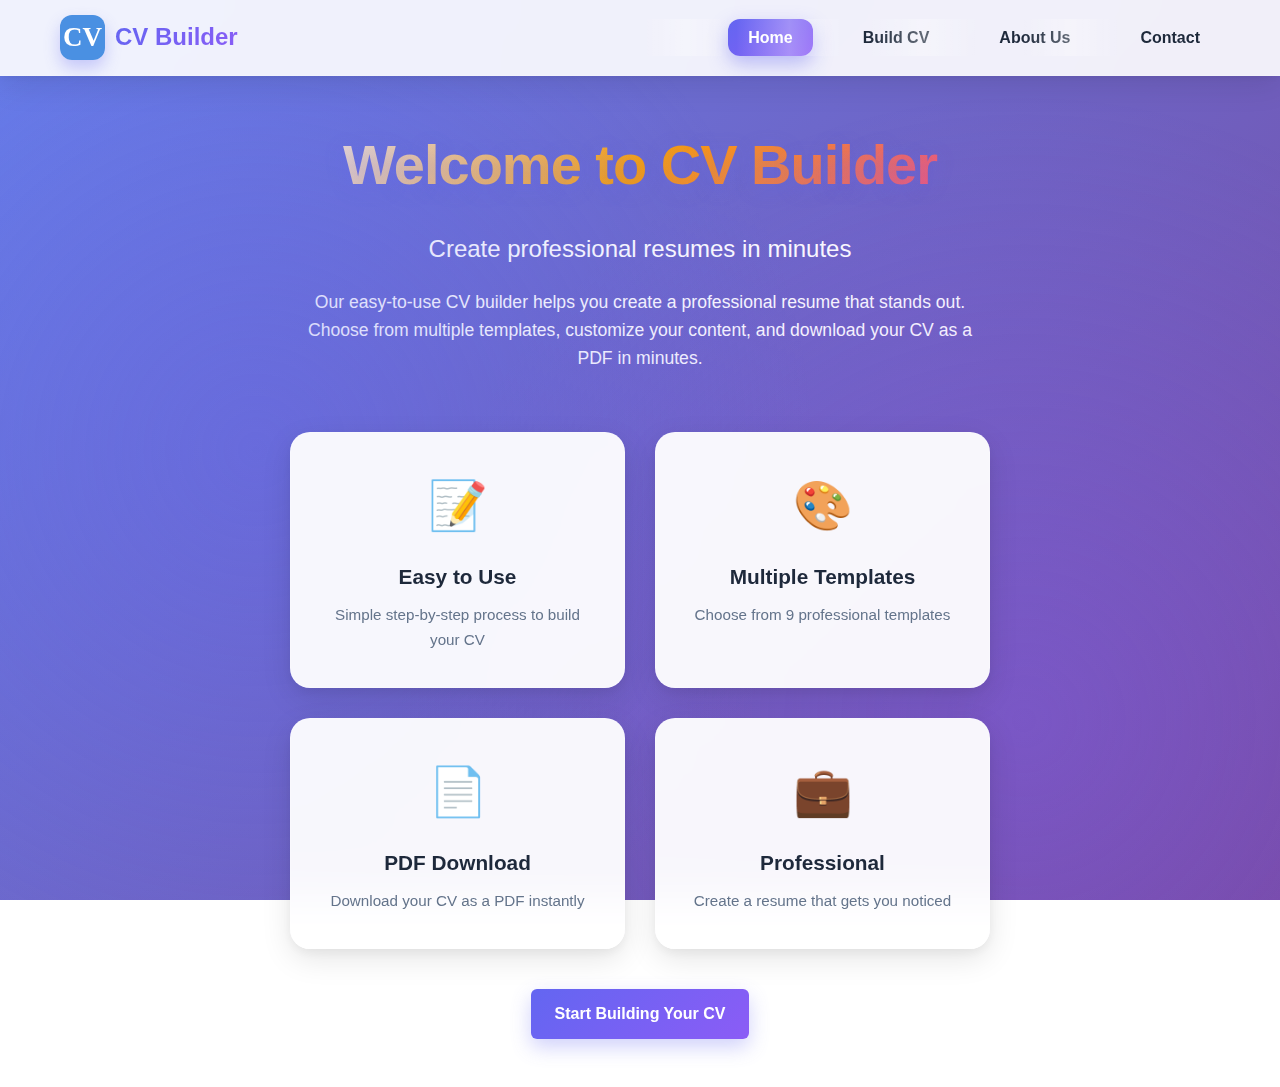
<file: index.html>
<!DOCTYPE html>
<html lang="en">
<head>
    <meta charset="UTF-8">
    <meta name="viewport" content="width=device-width, initial-scale=1.0">
    <title>CV Builder - Welcome</title>
    <link rel="stylesheet" href="styles.css">
</head>
<body>
    <!-- Navigation Menu -->
    <nav class="navbar">
        <div class="nav-container">
            <div class="nav-logo">
                <img src="data:image/svg+xml,%3Csvg xmlns='http://www.w3.org/2000/svg' width='40' height='40' viewBox='0 0 40 40'%3E%3Crect width='40' height='40' fill='%234a90e2'/%3E%3Ctext x='50%25' y='50%25' font-size='24' font-weight='bold' fill='white' text-anchor='middle' dy='.3em'%3ECV%3C/text%3E%3C/svg%3E" alt="CV Builder Logo" class="logo-img">
                <span class="logo-text">CV Builder</span>
            </div>
            <ul class="nav-menu">
                <li><a href="index.html" class="nav-link active">Home</a></li>
                <li><a href="cv.html" class="nav-link">Build CV</a></li>
                <li><a href="about.html" class="nav-link">About Us</a></li>
                <li><a href="contact.html" class="nav-link">Contact</a></li>
            </ul>
            <div class="hamburger">
                <span></span>
                <span></span>
                <span></span>
            </div>
        </div>
    </nav>

    <!-- Welcome Section -->
    <div class="welcome-container">
        <div class="welcome-content">
            <h1 class="welcome-title">Welcome to CV Builder</h1>
            <p class="welcome-subtitle">Create professional resumes in minutes</p>
            <p class="welcome-description">
                Our easy-to-use CV builder helps you create a professional resume that stands out. 
                Choose from multiple templates, customize your content, and download your CV as a PDF in minutes.
            </p>
            <div class="welcome-features">
                <div class="feature-card">
                    <div class="feature-icon">📝</div>
                    <h3>Easy to Use</h3>
                    <p>Simple step-by-step process to build your CV</p>
                </div>
                <div class="feature-card">
                    <div class="feature-icon">🎨</div>
                    <h3>Multiple Templates</h3>
                    <p>Choose from 9 professional templates</p>
                </div>
                <div class="feature-card">
                    <div class="feature-icon">📄</div>
                    <h3>PDF Download</h3>
                    <p>Download your CV as a PDF instantly</p>
                </div>
                <div class="feature-card">
                    <div class="feature-icon">💼</div>
                    <h3>Professional</h3>
                    <p>Create a resume that gets you noticed</p>
                </div>
            </div>
            <div class="welcome-cta">
                <a href="cv.html" class="btn btn-primary btn-large">Start Building Your CV</a>
            </div>
        </div>
    </div>

    <script src="script.js"></script>
</body>
</html>
</file>
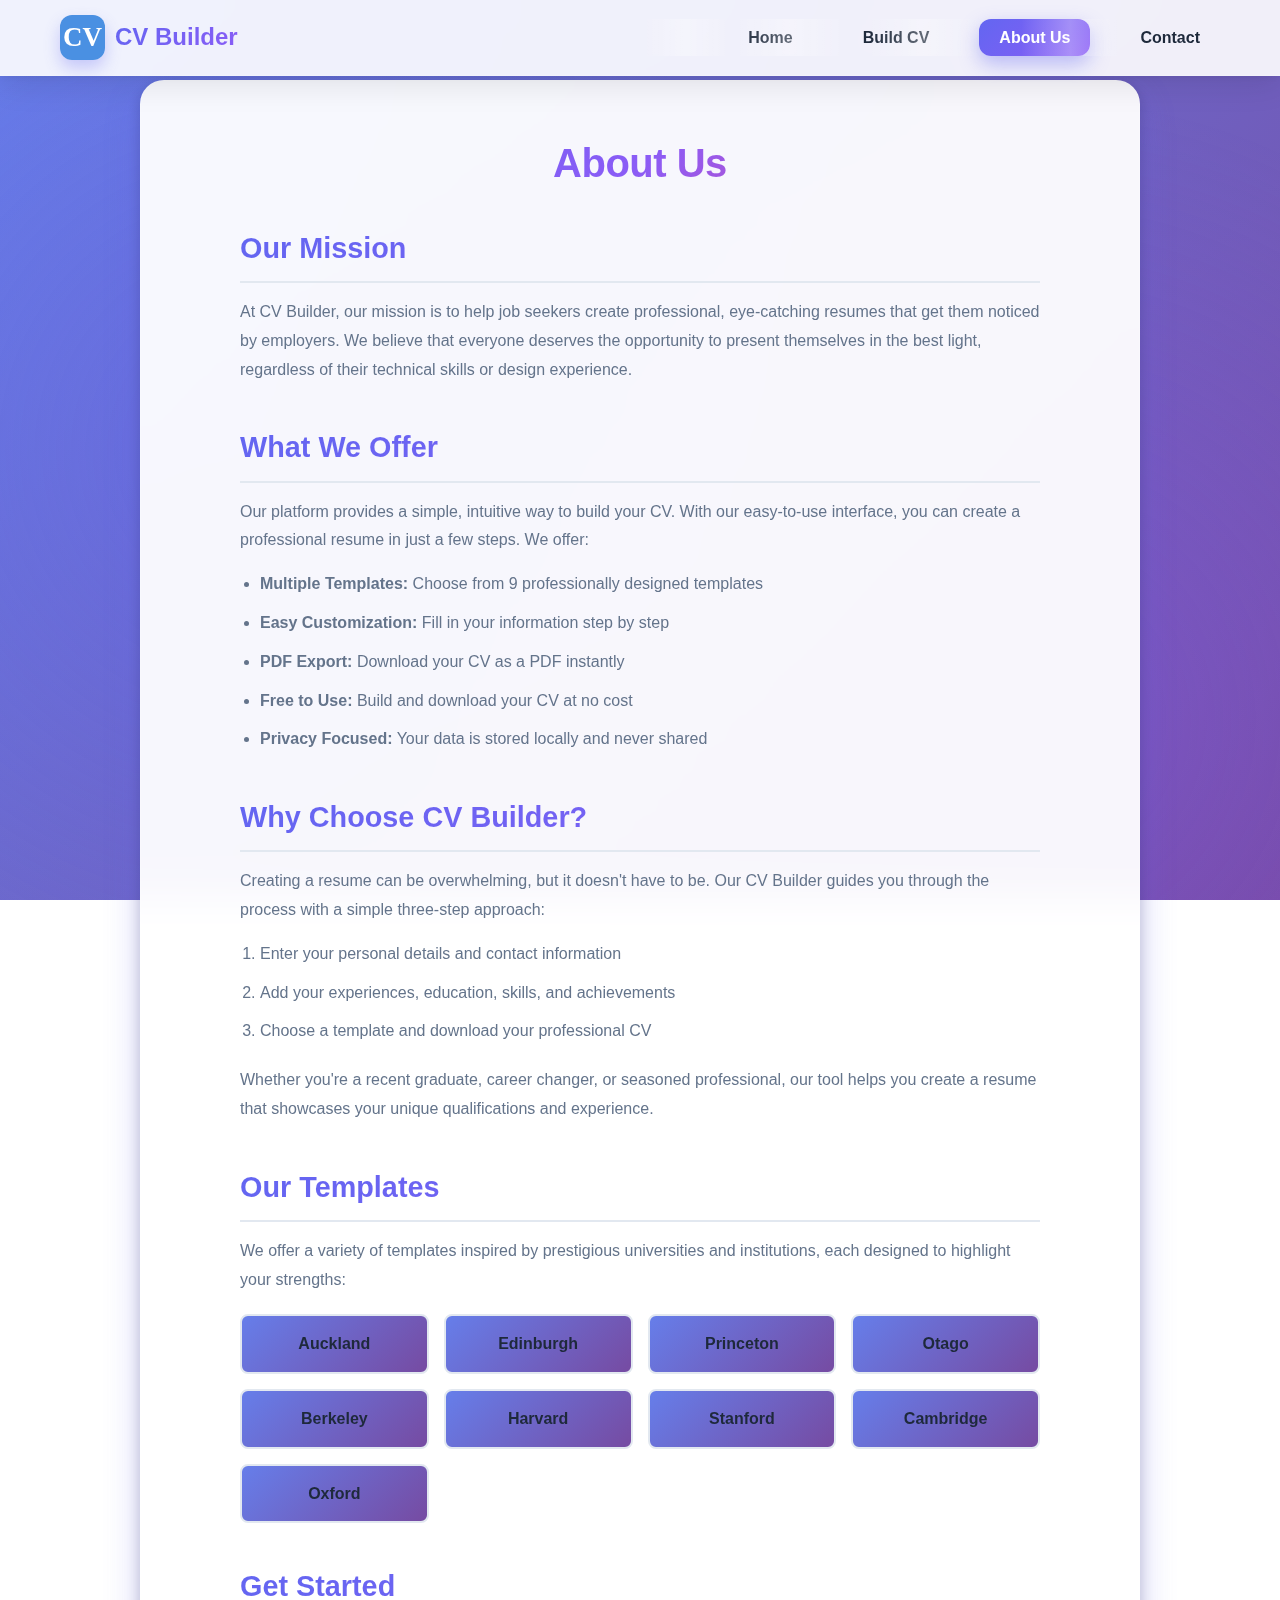
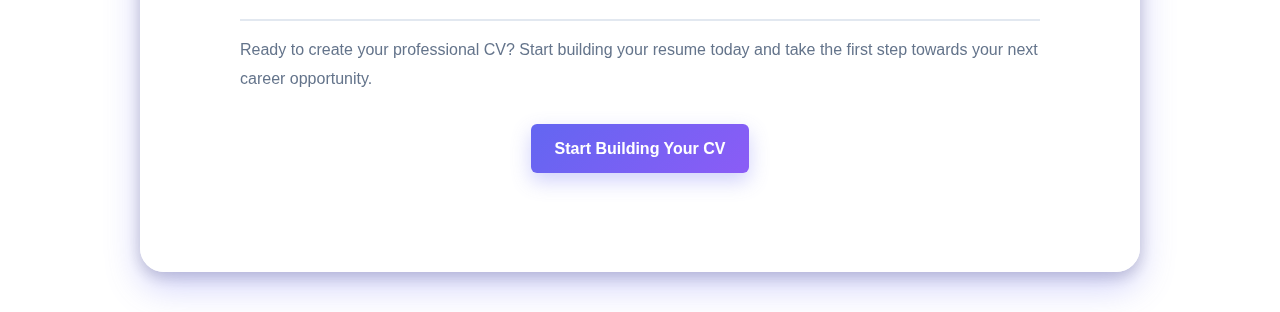
<file: about.html>
<!DOCTYPE html>
<html lang="en">
<head>
    <meta charset="UTF-8">
    <meta name="viewport" content="width=device-width, initial-scale=1.0">
    <title>About Us - CV Builder</title>
    <link rel="stylesheet" href="styles.css">
</head>
<body>
    <!-- Navigation Menu -->
    <nav class="navbar">
        <div class="nav-container">
            <div class="nav-logo">
                <img src="data:image/svg+xml,%3Csvg xmlns='http://www.w3.org/2000/svg' width='40' height='40' viewBox='0 0 40 40'%3E%3Crect width='40' height='40' fill='%234a90e2'/%3E%3Ctext x='50%25' y='50%25' font-size='24' font-weight='bold' fill='white' text-anchor='middle' dy='.3em'%3ECV%3C/text%3E%3C/svg%3E" alt="CV Builder Logo" class="logo-img">
                <a href="index.html" class="logo-text">CV Builder</a>
            </div>
            <ul class="nav-menu">
                <li><a href="index.html" class="nav-link">Home</a></li>
                <li><a href="cv.html" class="nav-link">Build CV</a></li>
                <li><a href="about.html" class="nav-link active">About Us</a></li>
                <li><a href="contact.html" class="nav-link">Contact</a></li>
            </ul>
            <div class="hamburger">
                <span></span>
                <span></span>
                <span></span>
            </div>
        </div>
    </nav>

    <div class="page-container">
        <div class="about-content">
            <h1 class="page-title">About Us</h1>
            
            <section class="about-section">
                <h2>Our Mission</h2>
                <p>
                    At CV Builder, our mission is to help job seekers create professional, 
                    eye-catching resumes that get them noticed by employers. We believe that 
                    everyone deserves the opportunity to present themselves in the best light, 
                    regardless of their technical skills or design experience.
                </p>
            </section>

            <section class="about-section">
                <h2>What We Offer</h2>
                <p>
                    Our platform provides a simple, intuitive way to build your CV. With our 
                    easy-to-use interface, you can create a professional resume in just a few 
                    steps. We offer:
                </p>
                <ul class="feature-list">
                    <li><strong>Multiple Templates:</strong> Choose from 9 professionally designed templates</li>
                    <li><strong>Easy Customization:</strong> Fill in your information step by step</li>
                    <li><strong>PDF Export:</strong> Download your CV as a PDF instantly</li>
                    <li><strong>Free to Use:</strong> Build and download your CV at no cost</li>
                    <li><strong>Privacy Focused:</strong> Your data is stored locally and never shared</li>
                </ul>
            </section>

            <section class="about-section">
                <h2>Why Choose CV Builder?</h2>
                <p>
                    Creating a resume can be overwhelming, but it doesn't have to be. Our CV Builder 
                    guides you through the process with a simple three-step approach:
                </p>
                <ol class="feature-list">
                    <li>Enter your personal details and contact information</li>
                    <li>Add your experiences, education, skills, and achievements</li>
                    <li>Choose a template and download your professional CV</li>
                </ol>
                <p>
                    Whether you're a recent graduate, career changer, or seasoned professional, 
                    our tool helps you create a resume that showcases your unique qualifications 
                    and experience.
                </p>
            </section>

            <section class="about-section">
                <h2>Our Templates</h2>
                <p>
                    We offer a variety of templates inspired by prestigious universities and 
                    institutions, each designed to highlight your strengths:
                </p>
                <div class="template-list">
                    <div class="template-item">Auckland</div>
                    <div class="template-item">Edinburgh</div>
                    <div class="template-item">Princeton</div>
                    <div class="template-item">Otago</div>
                    <div class="template-item">Berkeley</div>
                    <div class="template-item">Harvard</div>
                    <div class="template-item">Stanford</div>
                    <div class="template-item">Cambridge</div>
                    <div class="template-item">Oxford</div>
                </div>
            </section>

            <section class="about-section">
                <h2>Get Started</h2>
                <p>
                    Ready to create your professional CV? Start building your resume today 
                    and take the first step towards your next career opportunity.
                </p>
                <div class="about-cta">
                    <a href="cv.html" class="btn btn-primary btn-large">Start Building Your CV</a>
                </div>
            </section>
        </div>
    </div>

    <script src="script.js"></script>
</body>
</html>
</file>
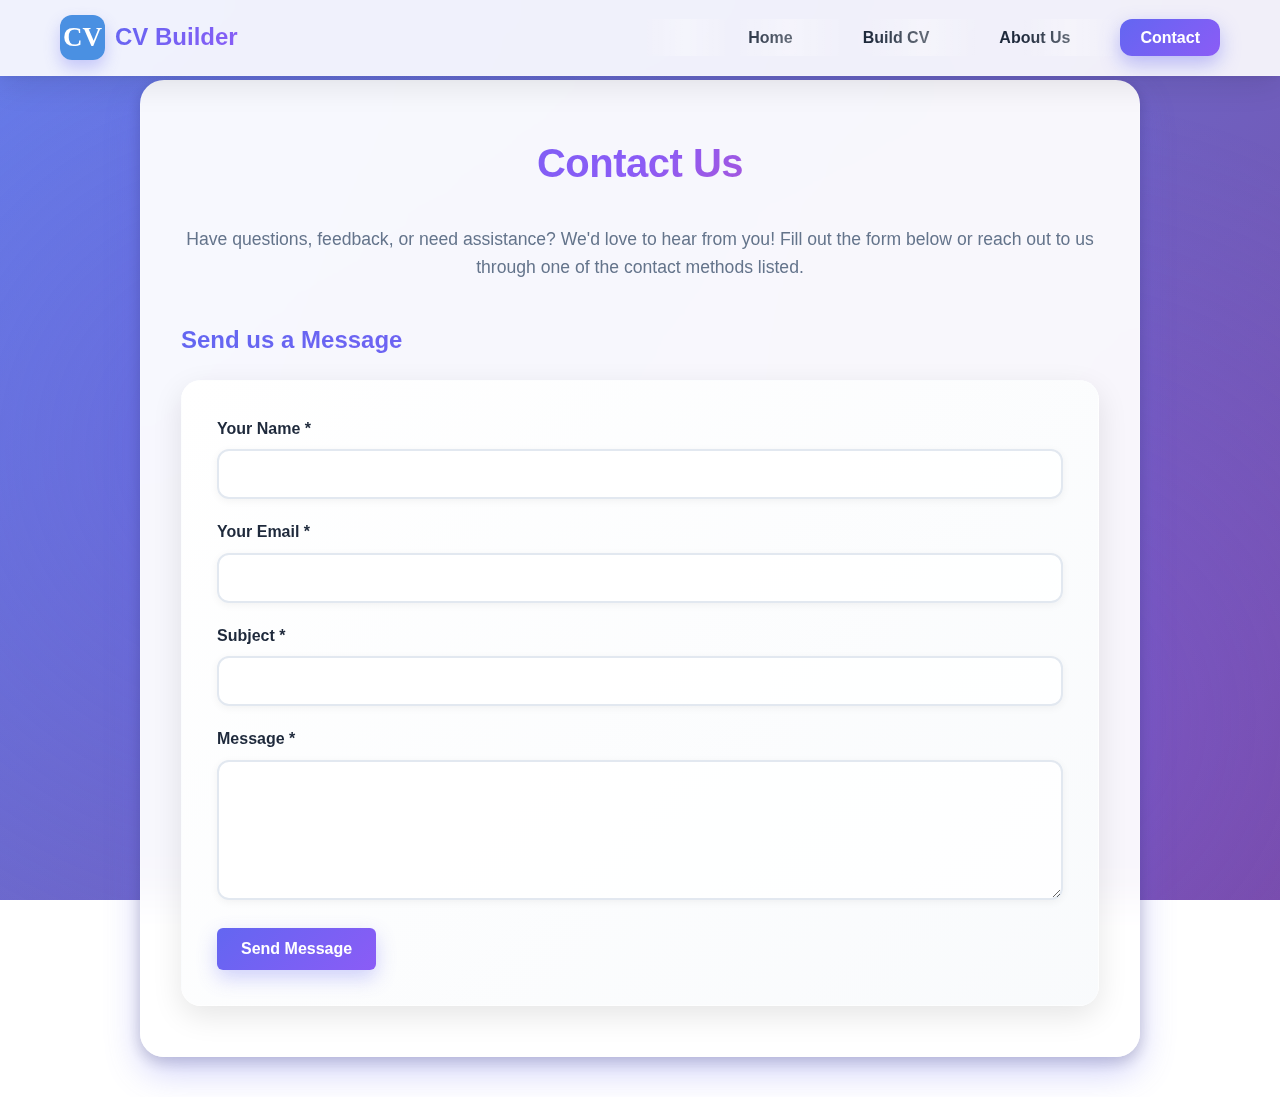
<file: contact.html>
<!DOCTYPE html>
<html lang="en">
<head>
    <meta charset="UTF-8">
    <meta name="viewport" content="width=device-width, initial-scale=1.0">
    <title>Contact Us - CV Builder</title>
    <link rel="stylesheet" href="styles.css">
</head>
<body>
    <!-- Navigation Menu -->
    <nav class="navbar">
        <div class="nav-container">
            <div class="nav-logo">
                <img src="data:image/svg+xml,%3Csvg xmlns='http://www.w3.org/2000/svg' width='40' height='40' viewBox='0 0 40 40'%3E%3Crect width='40' height='40' fill='%234a90e2'/%3E%3Ctext x='50%25' y='50%25' font-size='24' font-weight='bold' fill='white' text-anchor='middle' dy='.3em'%3ECV%3C/text%3E%3C/svg%3E" alt="CV Builder Logo" class="logo-img">
                <a href="index.html" class="logo-text">CV Builder</a>
            </div>
            <ul class="nav-menu">
                <li><a href="index.html" class="nav-link">Home</a></li>
                <li><a href="cv.html" class="nav-link">Build CV</a></li>
                <li><a href="about.html" class="nav-link">About Us</a></li>
                <li><a href="contact.html" class="nav-link active">Contact</a></li>
            </ul>
            <div class="hamburger">
                <span></span>
                <span></span>
                <span></span>
            </div>
        </div>
    </nav>

    <div class="page-container">
        <div class="contact-content">
            <h1 class="page-title">Contact Us</h1>
            <p class="contact-intro">
                Have questions, feedback, or need assistance? We'd love to hear from you! 
                Fill out the form below or reach out to us through one of the contact methods listed.
            </p>

            <div class="contact-wrapper">
                <div class="contact-form-container">
                    <h2>Send us a Message</h2>
                    <form id="contactForm" class="contact-form">
                        <div class="form-group">
                            <label for="contactName">Your Name *</label>
                            <input type="text" id="contactName" name="name" required>
                        </div>
                        <div class="form-group">
                            <label for="contactEmail">Your Email *</label>
                            <input type="email" id="contactEmail" name="email" required>
                        </div>
                        <div class="form-group">
                            <label for="contactSubject">Subject *</label>
                            <input type="text" id="contactSubject" name="subject" required>
                        </div>
                        <div class="form-group">
                            <label for="contactMessage">Message *</label>
                            <textarea id="contactMessage" name="message" rows="6" required></textarea>
                        </div>
                        <button type="submit" class="btn btn-primary">Send Message</button>
                    </form>
                </div>
            </div>
        </div>
    </div>

    <script src="script.js"></script>
</body>
</html>
</file>
<file: styles.css>
* {
    margin: 0;
    padding: 0;
    box-sizing: border-box;
}

:root {
    --primary-color: #6366f1;
    --primary-hover: #4f46e5;
    --secondary-color: #8b5cf6;
    --success-color: #10b981;
    --danger-color: #ef4444;
    --background: linear-gradient(135deg, #667eea 0%, #764ba2 100%);
    --background-solid: #f0f4ff;
    --white: #ffffff;
    --text-primary: #1e293b;
    --text-secondary: #64748b;
    --border-color: #e2e8f0;
    --shadow: 0 10px 25px rgba(0, 0, 0, 0.1), 0 5px 10px rgba(0, 0, 0, 0.05);
    --shadow-lg: 0 20px 40px rgba(0, 0, 0, 0.15), 0 10px 15px rgba(0, 0, 0, 0.1);
    --shadow-3d: 0 15px 35px rgba(99, 102, 241, 0.3), 0 5px 15px rgba(0, 0, 0, 0.2);
    --glass-bg: rgba(255, 255, 255, 0.25);
    --glass-border: rgba(255, 255, 255, 0.18);
}

body {
    font-family: -apple-system, BlinkMacSystemFont, 'Segoe UI', Roboto, 'Helvetica Neue', Arial, sans-serif;
    background: var(--background);
    background-attachment: fixed;
    color: var(--text-primary);
    line-height: 1.6;
    padding: 0;
    padding-top: 80px;
    min-height: 100vh;
    position: relative;
}

body::before {
    content: '';
    position: fixed;
    top: 0;
    left: 0;
    width: 100%;
    height: 100%;
    background: 
        radial-gradient(circle at 20% 50%, rgba(99, 102, 241, 0.3) 0%, transparent 50%),
        radial-gradient(circle at 80% 80%, rgba(139, 92, 246, 0.3) 0%, transparent 50%);
    pointer-events: none;
    z-index: 0;
}

/* Navigation Bar */
.navbar {
    position: fixed;
    top: 0;
    left: 0;
    right: 0;
    background: rgba(255, 255, 255, 0.9);
    backdrop-filter: blur(20px);
    -webkit-backdrop-filter: blur(20px);
    box-shadow: 0 8px 32px rgba(0, 0, 0, 0.1), 0 2px 8px rgba(0, 0, 0, 0.05);
    border-bottom: 1px solid var(--glass-border);
    z-index: 1000;
    padding: 0;
    transition: all 0.3s ease;
}

.nav-container {
    max-width: 1200px;
    margin: 0 auto;
    padding: 15px 20px;
    display: flex;
    justify-content: space-between;
    align-items: center;
}

.nav-logo {
    display: flex;
    align-items: center;
    gap: 10px;
    text-decoration: none;
}

.logo-img {
    width: 45px;
    height: 45px;
    border-radius: 12px;
    box-shadow: 0 8px 16px rgba(99, 102, 241, 0.3);
    transition: transform 0.3s ease, box-shadow 0.3s ease;
}

.logo-img:hover {
    transform: rotate(5deg) scale(1.05);
    box-shadow: 0 12px 24px rgba(99, 102, 241, 0.4);
}

.logo-text {
    font-size: 1.5rem;
    font-weight: 700;
    background: linear-gradient(135deg, #6366f1 0%, #8b5cf6 100%);
    -webkit-background-clip: text;
    -webkit-text-fill-color: transparent;
    background-clip: text;
    text-decoration: none;
    transition: transform 0.3s ease;
}

.logo-text:hover {
    transform: scale(1.05);
}

.nav-logo a.logo-text {
    text-decoration: none;
}

.nav-menu {
    display: flex;
    list-style: none;
    gap: 30px;
    align-items: center;
}

.nav-link {
    text-decoration: none;
    color: var(--text-primary);
    font-weight: 600;
    padding: 10px 20px;
    border-radius: 12px;
    transition: all 0.3s cubic-bezier(0.4, 0, 0.2, 1);
    position: relative;
    overflow: hidden;
}

.nav-link::before {
    content: '';
    position: absolute;
    top: 0;
    left: -100%;
    width: 100%;
    height: 100%;
    background: linear-gradient(90deg, transparent, rgba(255, 255, 255, 0.3), transparent);
    transition: left 0.5s ease;
}

.nav-link:hover::before {
    left: 100%;
}

.nav-link:hover {
    background: linear-gradient(135deg, rgba(99, 102, 241, 0.1) 0%, rgba(139, 92, 246, 0.1) 100%);
    color: var(--primary-color);
    transform: translateY(-2px);
    box-shadow: 0 4px 12px rgba(99, 102, 241, 0.2);
}

.nav-link.active {
    background: linear-gradient(135deg, #6366f1 0%, #8b5cf6 100%);
    color: var(--white);
    box-shadow: 0 8px 20px rgba(99, 102, 241, 0.4);
    transform: translateY(-2px);
}

.hamburger {
    display: none;
    flex-direction: column;
    cursor: pointer;
    gap: 5px;
}

.hamburger span {
    width: 25px;
    height: 3px;
    background: var(--text-primary);
    border-radius: 3px;
    transition: all 0.3s ease;
}

/* Welcome Page */
.welcome-container {
    min-height: calc(100vh - 80px);
    display: flex;
    align-items: center;
    justify-content: center;
    padding: 40px 20px;
}

.welcome-content {
    max-width: 1000px;
    text-align: center;
}

.welcome-title {
    font-size: 3.5rem;
    background: linear-gradient(135deg, #f6f6ff 0%, #ffa200 50%, #ec4899 100%);
    -webkit-background-clip: text;
    -webkit-text-fill-color: transparent;
    background-clip: text;
    margin-bottom: 20px;
    font-weight: 800;
    letter-spacing: -1px;
    animation: fadeInUp 0.8s ease;
    text-shadow: 0 4px 20px rgba(99, 102, 241, 0.3);
}

.welcome-subtitle {
    font-size: 1.5rem;
    color:#fff;
    margin-bottom: 20px;
    animation: fadeInUp 0.8s ease 0.2s both;
}

.welcome-description {
    font-size: 1.1rem;
    color: #fff;
    margin-bottom: 40px;
    max-width: 700px;
    margin-left: auto;
    margin-right: auto;
    animation: fadeInUp 0.8s ease 0.4s both;
}

.welcome-features {
    display: grid;
    grid-template-columns: repeat(auto-fit, minmax(220px, 1fr));
    gap: 30px;
    margin-bottom: 40px;
    margin-top: 60px;
}

.welcome-features .feature-card:nth-child(1) {
    animation: fadeInUp 0.6s ease 0.1s both;
}

.welcome-features .feature-card:nth-child(2) {
    animation: fadeInUp 0.6s ease 0.2s both;
}

.welcome-features .feature-card:nth-child(3) {
    animation: fadeInUp 0.6s ease 0.3s both;
}

.welcome-features .feature-card:nth-child(4) {
    animation: fadeInUp 0.6s ease 0.4s both;
}

.feature-card {
    background: rgba(255, 255, 255, 0.95);
    backdrop-filter: blur(20px);
    -webkit-backdrop-filter: blur(20px);
    padding: 35px;
    border-radius: 20px;
    box-shadow: 0 10px 30px rgba(0, 0, 0, 0.1), 0 4px 12px rgba(0, 0, 0, 0.05);
    border: 1px solid var(--glass-border);
    transition: all 0.4s cubic-bezier(0.4, 0, 0.2, 1);
    position: relative;
    overflow: hidden;
}

.feature-card::after {
    content: '';
    position: absolute;
    top: 0;
    left: 0;
    right: 0;
    height: 4px;
    background: linear-gradient(90deg, #6366f1 0%, #8b5cf6 50%, #ec4899 100%);
    transform: scaleX(0);
    transition: transform 0.4s ease;
}

.feature-card:hover {
    transform: translateY(-10px) rotateY(2deg);
    box-shadow: 0 20px 50px rgba(99, 102, 241, 0.25), 0 10px 20px rgba(0, 0, 0, 0.1);
}

.feature-card:hover::after {
    transform: scaleX(1);
}

.feature-icon {
    font-size: 3rem;
    margin-bottom: 15px;
}

.feature-card h3 {
    font-size: 1.3rem;
    color: var(--text-primary);
    margin-bottom: 10px;
}

.feature-card p {
    color: var(--text-secondary);
    font-size: 0.95rem;
}

.welcome-cta {
    margin-top: 40px;
    animation: fadeInUp 0.8s ease 0.6s both;
}

.btn-large {
    padding: 16px 40px;
    font-size: 1.2rem;
}

/* Page Container (for About and Contact) */
.page-container {
    max-width: 1000px;
    margin: 0 auto;
    padding: 50px 40px;
    background: rgba(255, 255, 255, 0.95);
    backdrop-filter: blur(20px);
    -webkit-backdrop-filter: blur(20px);
    border-radius: 24px;
    box-shadow: var(--shadow-3d);
    margin-bottom: 40px;
    border: 1px solid var(--glass-border);
    position: relative;
    z-index: 1;
    transform: translateY(0);
    transition: transform 0.3s ease;
}

.page-container:hover {
    transform: translateY(-3px);
}

.page-title {
    font-size: 2.5rem;
    background: linear-gradient(135deg, #6366f1 0%, #8b5cf6 50%, #ec4899 100%);
    -webkit-background-clip: text;
    -webkit-text-fill-color: transparent;
    background-clip: text;
    margin-bottom: 30px;
    text-align: center;
    font-weight: 800;
    letter-spacing: -0.5px;
}

/* About Page */
.about-content {
    max-width: 800px;
    margin: 0 auto;
}

.about-section {
    margin-bottom: 40px;
}

.about-section h2 {
    font-size: 1.8rem;
    background: linear-gradient(135deg, #6366f1 0%, #8b5cf6 100%);
    -webkit-background-clip: text;
    -webkit-text-fill-color: transparent;
    background-clip: text;
    margin-bottom: 15px;
    border-bottom: 2px solid var(--border-color);
    padding-bottom: 10px;
    font-weight: 700;
}

.about-section p {
    color: var(--text-secondary);
    margin-bottom: 15px;
    line-height: 1.8;
}

.feature-list {
    margin-left: 20px;
    margin-bottom: 20px;
    color: var(--text-secondary);
    line-height: 1.8;
}

.feature-list li {
    margin-bottom: 10px;
}

.template-list {
    display: grid;
    grid-template-columns: repeat(auto-fill, minmax(150px, 1fr));
    gap: 15px;
    margin-top: 20px;
}

.template-item {
    background: var(--background);
    padding: 15px;
    border-radius: 8px;
    text-align: center;
    font-weight: 600;
    color: var(--text-primary);
    border: 2px solid var(--border-color);
}

.about-cta {
    text-align: center;
    margin-top: 30px;
}

/* Contact Page */
.contact-content {
    max-width: 100%;
    margin: 0 auto;
}

.contact-intro {
    text-align: center;
    font-size: 1.1rem;
    color: var(--text-secondary);
    margin-bottom: 40px;
}

.contact-form-container h2,
.contact-info h2 {
    font-size: 1.5rem;
    background: linear-gradient(135deg, #6366f1 0%, #8b5cf6 100%);
    -webkit-background-clip: text;
    -webkit-text-fill-color: transparent;
    background-clip: text;
    margin-bottom: 20px;
    font-weight: 700;
}

.contact-form {
    background: linear-gradient(135deg, rgba(255, 255, 255, 0.9) 0%, rgba(248, 250, 252, 0.9) 100%);
    backdrop-filter: blur(10px);
    -webkit-backdrop-filter: blur(10px);
    padding: 35px;
    border-radius: 20px;
    box-shadow: 0 10px 30px rgba(0, 0, 0, 0.1);
    border: 1px solid var(--glass-border);
}

.contact-info {
    background: linear-gradient(135deg, rgba(255, 255, 255, 0.9) 0%, rgba(248, 250, 252, 0.9) 100%);
    backdrop-filter: blur(10px);
    -webkit-backdrop-filter: blur(10px);
    padding: 35px;
    border-radius: 20px;
    box-shadow: 0 10px 30px rgba(0, 0, 0, 0.1);
    border: 1px solid var(--glass-border);
}

.info-item {
    display: flex;
    gap: 15px;
    margin-bottom: 30px;
    align-items: flex-start;
}

.info-icon {
    font-size: 2rem;
    flex-shrink: 0;
}

.info-item h3 {
    font-size: 1.1rem;
    color: var(--text-primary);
    margin-bottom: 5px;
}

.info-item p {
    color: var(--text-secondary);
    margin: 0;
    line-height: 1.6;
}

.container {
    max-width: 900px;
    margin: 0 auto;
    background: rgba(255, 255, 255, 0.95);
    backdrop-filter: blur(20px);
    -webkit-backdrop-filter: blur(20px);
    border-radius: 24px;
    box-shadow: var(--shadow-3d);
    padding: 40px;
    margin-bottom: 40px;
    margin-top: 20px;
    border: 1px solid var(--glass-border);
    position: relative;
    z-index: 1;
    transform: translateY(0);
    transition: transform 0.3s ease, box-shadow 0.3s ease;
}

.container:hover {
    transform: translateY(-5px);
    box-shadow: 0 25px 50px rgba(99, 102, 241, 0.35), 0 10px 20px rgba(0, 0, 0, 0.2);
}

header {
    text-align: center;
    margin-bottom: 40px;
    padding-bottom: 20px;
    border-bottom: 2px solid var(--border-color);
}

header h1 {
    font-size: 2.5rem;
    background: linear-gradient(135deg, #6366f1 0%, #8b5cf6 50%, #ec4899 100%);
    -webkit-background-clip: text;
    -webkit-text-fill-color: transparent;
    background-clip: text;
    margin-bottom: 10px;
    font-weight: 800;
    letter-spacing: -0.5px;
    text-shadow: 0 4px 8px rgba(99, 102, 241, 0.2);
}

.subtitle {
    color: var(--text-secondary);
    font-size: 1.1rem;
}

/* Progress Bar */
.progress-bar {
    display: flex;
    justify-content: space-between;
    margin-bottom: 40px;
    position: relative;
}

.progress-bar::before {
    content: '';
    position: absolute;
    top: 20px;
    left: 0;
    right: 0;
    height: 2px;
    background: var(--border-color);
    z-index: 0;
}

.progress-step {
    display: flex;
    flex-direction: column;
    align-items: center;
    flex: 1;
    position: relative;
    z-index: 1;
}

.step-circle {
    width: 50px;
    height: 50px;
    border-radius: 50%;
    background: linear-gradient(135deg, #ffffff 0%, #f8fafc 100%);
    border: 3px solid var(--border-color);
    display: flex;
    align-items: center;
    justify-content: center;
    font-weight: bold;
    color: var(--text-secondary);
    margin-bottom: 10px;
    transition: all 0.4s cubic-bezier(0.4, 0, 0.2, 1);
    box-shadow: 0 4px 12px rgba(0, 0, 0, 0.1);
    position: relative;
}

.step-circle::before {
    content: '';
    position: absolute;
    inset: -3px;
    border-radius: 50%;
    padding: 3px;
    background: linear-gradient(135deg, #6366f1, #8b5cf6);
    -webkit-mask: linear-gradient(#fff 0 0) content-box, linear-gradient(#fff 0 0);
    -webkit-mask-composite: xor;
    mask-composite: exclude;
    opacity: 0;
    transition: opacity 0.3s ease;
}

.step-circle.active {
    background: linear-gradient(135deg, #6366f1 0%, #8b5cf6 100%);
    border-color: transparent;
    color: var(--white);
    box-shadow: 0 8px 24px rgba(99, 102, 241, 0.4);
    transform: scale(1.1);
}

.step-circle.active::before {
    opacity: 1;
}

.step-circle.completed {
    background: linear-gradient(135deg, #10b981 0%, #059669 100%);
    border-color: transparent;
    color: var(--white);
    box-shadow: 0 8px 24px rgba(16, 185, 129, 0.4);
    transform: scale(1.05);
}

.step-circle:hover {
    transform: scale(1.15);
    box-shadow: 0 12px 32px rgba(99, 102, 241, 0.3);
}

.progress-step label {
    font-size: 0.9rem;
    color: var(--text-secondary);
    text-align: center;
}

.progress-step .step-circle.active + label {
    color: var(--primary-color);
    font-weight: 600;
}

/* Step Containers */
.step-container {
    display: none;
}

.step-container.active {
    display: block;
}

.step-container h2 {
    font-size: 1.8rem;
    margin-bottom: 30px;
    color: var(--text-primary);
    border-bottom: 2px solid var(--primary-color);
    padding-bottom: 10px;
}

/* Form Styles */
.form-row {
    display: grid;
    grid-template-columns: 1fr 1fr;
    gap: 20px;
    margin-bottom: 20px;
}

.form-group {
    margin-bottom: 20px;
}

.form-group label {
    display: block;
    margin-bottom: 8px;
    font-weight: 600;
    color: var(--text-primary);
}

.form-group input[type="text"],
.form-group input[type="email"],
.form-group input[type="tel"],
.form-group input[type="url"],
.form-group input[type="number"],
.form-group select,
.form-group textarea {
    width: 100%;
    padding: 14px 16px;
    border: 2px solid var(--border-color);
    border-radius: 12px;
    font-size: 1rem;
    transition: all 0.3s cubic-bezier(0.4, 0, 0.2, 1);
    font-family: inherit;
    background: rgba(255, 255, 255, 0.9);
    box-shadow: 0 2px 8px rgba(0, 0, 0, 0.05);
}

.form-group input:focus,
.form-group select:focus,
.form-group textarea:focus {
    outline: none;
    border-color: #6366f1;
    box-shadow: 0 0 0 4px rgba(99, 102, 241, 0.1), 0 4px 12px rgba(99, 102, 241, 0.15);
    transform: translateY(-2px);
}

.form-group input:hover,
.form-group select:hover,
.form-group textarea:hover {
    border-color: #cbd5e1;
    box-shadow: 0 4px 12px rgba(0, 0, 0, 0.08);
}

.form-group textarea {
    resize: vertical;
    min-height: 100px;
}

.form-control {
    width: 100%;
    padding: 12px;
    border: 2px solid var(--border-color);
    border-radius: 6px;
    font-size: 1rem;
    margin-bottom: 15px;
}

/* Photo Upload */
.photo-preview {
    margin-top: 15px;
}

.photo-preview img {
    max-width: 200px;
    max-height: 200px;
    border-radius: 8px;
    border: 2px solid var(--border-color);
    object-fit: cover;
}

/* Section Cards */
.section-card {
    background: linear-gradient(135deg, rgba(255, 255, 255, 0.9) 0%, rgba(248, 250, 252, 0.9) 100%);
    backdrop-filter: blur(10px);
    -webkit-backdrop-filter: blur(10px);
    border-radius: 16px;
    padding: 30px;
    margin-bottom: 25px;
    border: 1px solid var(--glass-border);
    box-shadow: 0 8px 24px rgba(0, 0, 0, 0.08);
    transition: all 0.3s cubic-bezier(0.4, 0, 0.2, 1);
    position: relative;
    overflow: hidden;
}

.section-card::before {
    content: '';
    position: absolute;
    top: 0;
    left: 0;
    width: 4px;
    height: 100%;
    background: linear-gradient(135deg, #6366f1 0%, #8b5cf6 100%);
    transform: scaleY(0);
    transition: transform 0.3s ease;
}

.section-card:hover {
    transform: translateY(-5px) translateX(5px);
    box-shadow: 0 16px 40px rgba(99, 102, 241, 0.15);
}

.section-card:hover::before {
    transform: scaleY(1);
}

.section-card h3 {
    font-size: 1.4rem;
    margin-bottom: 20px;
    background: linear-gradient(135deg, #6366f1 0%, #8b5cf6 100%);
    -webkit-background-clip: text;
    -webkit-text-fill-color: transparent;
    background-clip: text;
    border-bottom: 2px solid var(--border-color);
    padding-bottom: 10px;
    font-weight: 700;
}

/* Entry Items */
.entry-item {
    background: linear-gradient(135deg, rgba(255, 255, 255, 0.9) 0%, rgba(248, 250, 252, 0.9) 100%);
    backdrop-filter: blur(10px);
    -webkit-backdrop-filter: blur(10px);
    border: 2px solid var(--border-color);
    border-radius: 12px;
    padding: 25px;
    margin-bottom: 20px;
    position: relative;
    box-shadow: 0 4px 12px rgba(0, 0, 0, 0.08);
    transition: all 0.3s cubic-bezier(0.4, 0, 0.2, 1);
}

.entry-item:hover {
    transform: translateX(5px);
    box-shadow: 0 8px 20px rgba(0, 0, 0, 0.12);
    border-color: var(--primary-color);
}

.entry-item.saved {
    border-color: var(--success-color);
    background: linear-gradient(135deg, rgba(16, 185, 129, 0.1) 0%, rgba(5, 150, 105, 0.05) 100%);
    box-shadow: 0 8px 20px rgba(16, 185, 129, 0.2);
}

.entry-item .entry-actions {
    display: flex;
    gap: 10px;
    margin-top: 15px;
}

/* Buttons */
.btn {
    padding: 12px 24px;
    border: none;
    border-radius: 6px;
    font-size: 1rem;
    font-weight: 600;
    cursor: pointer;
    transition: all 0.3s ease;
    display: inline-block;
    text-decoration: none;
}

.btn-primary {
    background: linear-gradient(135deg, #6366f1 0%, #8b5cf6 100%);
    color: var(--white);
    border: none;
    position: relative;
    overflow: hidden;
    box-shadow: 0 8px 20px rgba(99, 102, 241, 0.3);
}

.btn-primary::before {
    content: '';
    position: absolute;
    top: 50%;
    left: 50%;
    width: 0;
    height: 0;
    border-radius: 50%;
    background: rgba(255, 255, 255, 0.3);
    transform: translate(-50%, -50%);
    transition: width 0.6s, height 0.6s;
}

.btn-primary:hover::before {
    width: 300px;
    height: 300px;
}

.btn-primary:hover {
    background: linear-gradient(135deg, #4f46e5 0%, #7c3aed 100%);
    transform: translateY(-3px);
    box-shadow: 0 12px 28px rgba(99, 102, 241, 0.4);
}

.btn-primary:active {
    transform: translateY(-1px);
    box-shadow: 0 6px 16px rgba(99, 102, 241, 0.3);
}

.btn-secondary {
    background: linear-gradient(135deg, #64748b 0%, #475569 100%);
    color: var(--white);
    border: none;
    box-shadow: 0 4px 12px rgba(100, 116, 139, 0.3);
}

.btn-secondary:hover {
    background: linear-gradient(135deg, #475569 0%, #334155 100%);
    transform: translateY(-3px);
    box-shadow: 0 8px 20px rgba(100, 116, 139, 0.4);
}

.btn-secondary:active {
    transform: translateY(-1px);
}

.btn-success {
    background: var(--success-color);
    color: var(--white);
    padding: 8px 16px;
    font-size: 0.9rem;
}

.btn-success:hover {
    background: #218838;
}

.btn-danger {
    background: var(--danger-color);
    color: var(--white);
    padding: 8px 16px;
    font-size: 0.9rem;
}

.btn-danger:hover {
    background: #c82333;
}

.form-footer {
    display: flex;
    justify-content: space-between;
    align-items: center;
    margin-top: 40px;
    padding-top: 20px;
    border-top: 2px solid var(--border-color);
}

.terms-text {
    font-size: 0.85rem;
    color: var(--text-secondary);
    margin: 0;
}

/* Templates Grid */
.templates-grid {
    display: grid;
    grid-template-columns: repeat(auto-fill, minmax(200px, 1fr));
    gap: 20px;
    margin-bottom: 30px;
}

.template-card {
    border: 3px solid var(--border-color);
    border-radius: 16px;
    padding: 25px;
    text-align: center;
    cursor: pointer;
    transition: all 0.4s cubic-bezier(0.4, 0, 0.2, 1);
    background: linear-gradient(135deg, rgba(255, 255, 255, 0.95) 0%, rgba(248, 250, 252, 0.95) 100%);
    backdrop-filter: blur(10px);
    -webkit-backdrop-filter: blur(10px);
    box-shadow: 0 4px 16px rgba(0, 0, 0, 0.1);
    position: relative;
    overflow: hidden;
}

.template-card::before {
    content: '';
    position: absolute;
    top: -50%;
    left: -50%;
    width: 200%;
    height: 200%;
    background: radial-gradient(circle, rgba(99, 102, 241, 0.1) 0%, transparent 70%);
    opacity: 0;
    transition: opacity 0.3s ease;
}

.template-card:hover {
    border-color: #6366f1;
    transform: translateY(-8px) rotateX(5deg);
    box-shadow: 0 20px 40px rgba(99, 102, 241, 0.3), 0 8px 16px rgba(0, 0, 0, 0.15);
}

.template-card:hover::before {
    opacity: 1;
}

.template-card.selected {
    border-color: #6366f1;
    background: linear-gradient(135deg, rgba(99, 102, 241, 0.1) 0%, rgba(139, 92, 246, 0.1) 100%);
    box-shadow: 0 0 0 4px rgba(99, 102, 241, 0.2), 0 12px 32px rgba(99, 102, 241, 0.3);
    transform: scale(1.05);
}

.template-preview {
    width: 100%;
    height: 150px;
    background: linear-gradient(135deg, #6366f1 0%, #8b5cf6 50%, #ec4899 100%);
    border-radius: 12px;
    display: flex;
    align-items: center;
    justify-content: center;
    color: var(--white);
    font-weight: bold;
    font-size: 1.2rem;
    margin-bottom: 10px;
    box-shadow: inset 0 2px 8px rgba(0, 0, 0, 0.2);
    transition: all 0.3s ease;
    position: relative;
    overflow: hidden;
}

.template-preview::before {
    content: '';
    position: absolute;
    top: -50%;
    left: -50%;
    width: 200%;
    height: 200%;
    background: linear-gradient(45deg, transparent 30%, rgba(255, 255, 255, 0.2) 50%, transparent 70%);
    animation: shimmer 3s infinite;
}

@keyframes shimmer {
    0% { transform: translateX(-100%) translateY(-100%) rotate(45deg); }
    100% { transform: translateX(100%) translateY(100%) rotate(45deg); }
}

.template-card:hover .template-preview {
    transform: scale(1.05);
    box-shadow: inset 0 4px 12px rgba(0, 0, 0, 0.3);
}

.template-card p {
    margin: 0;
    font-weight: 600;
    color: var(--text-primary);
}

/* Resume Preview */
.resume-preview-container {
    background: var(--white);
    padding: 22mm 18mm; /* print-friendly */
    border-radius: 8px;
    box-shadow: var(--shadow-lg);
    max-width: 210mm;
    margin: 0 auto;
    min-height: 297mm;
}

.resume-preview {
    font-family: -apple-system, BlinkMacSystemFont, 'Segoe UI', Roboto, 'Helvetica Neue', Arial, 'Times New Roman', serif;
    color: var(--text-primary);
    font-size: 11pt;
    line-height: 1.55;
    letter-spacing: 0.1px;
}

/* Sidebar Layout (Cambridge/Oxford) */
.resume-preview.template-cambridge .layout-sidebar,
.resume-preview.template-oxford .layout-sidebar {
    display: grid;
    grid-template-columns: 230px 1fr;
    gap: 24px;
}

.resume-preview.template-cambridge .sidebar,
.resume-preview.template-oxford .sidebar {
    padding: 20px;
    border-radius: 8px;
}

.resume-preview.template-cambridge .sidebar {
    background: #f1f3f5;
    border: 1px solid #e3e6ea;
}

.resume-preview.template-oxford .sidebar {
    background: #0e3d66;
    color: #eef6ff;
}

.resume-preview.template-oxford .sidebar a { color: #d6e9ff; }

.resume-preview.template-cambridge .sidebar .name,
.resume-preview.template-oxford .sidebar .name {
    font-size: 1.4rem;
    margin: 10px 0 6px 0;
}

.resume-preview.template-cambridge .sidebar .role,
.resume-preview.template-oxford .sidebar .role {
    color: var(--text-secondary);
    font-style: italic;
    margin-bottom: 16px;
}

.resume-preview.template-oxford .sidebar .role { color: #c7dbf4; }

.resume-preview.template-cambridge .sidebar-photo img,
.resume-preview.template-oxford .sidebar-photo img {
    width: 100%;
    height: auto;
    border-radius: 6px;
}

.resume-preview.template-cambridge .sidebar-section,
.resume-preview.template-oxford .sidebar-section {
    margin-top: 18px;
}

.resume-preview.template-cambridge .sidebar-section h3,
.resume-preview.template-oxford .sidebar-section h3 {
    font-size: 0.95rem;
    text-transform: uppercase;
    letter-spacing: 0.8px;
    margin-bottom: 8px;
}

.resume-preview.template-cambridge .sidebar-section .list,
.resume-preview.template-oxford .sidebar-section .list {
    list-style: none;
    padding-left: 0;
}

.resume-preview.template-cambridge .sidebar-section .list li,
.resume-preview.template-oxford .sidebar-section .list li {
    display: flex;
    justify-content: space-between;
    padding: 6px 0;
    border-bottom: 1px dashed rgba(0,0,0,0.08);
}

.resume-preview.template-oxford .sidebar-section .list li { border-bottom-color: rgba(255,255,255,0.2); }

.resume-preview.template-cambridge .main,
.resume-preview.template-oxford .main {
    padding-right: 12px;
}

.resume-preview.template-cambridge .resume-section h2,
.resume-preview.template-oxford .resume-section h2 {
    text-transform: uppercase;
    letter-spacing: 1px;
    font-size: 1.1rem;
}

.resume-preview.template-oxford .resume-section h2 { color: #0e3d66; border-color: #0e3d66; }

/* Timeline styling for experiences */
.resume-preview.template-cambridge .timeline,
.resume-preview.template-oxford .timeline {
    position: relative;
    margin-left: 10px;
    padding-left: 18px;
}

.resume-preview.template-cambridge .timeline:before,
.resume-preview.template-oxford .timeline:before {
    content: '';
    position: absolute;
    left: 0;
    top: 0;
    bottom: 0;
    width: 2px;
    background: var(--border-color);
}

.resume-preview.template-oxford .timeline:before { background: #b9d6f2; }

.resume-preview.template-cambridge .timeline-item,
.resume-preview.template-oxford .timeline-item {
    position: relative;
    padding-left: 10px;
    margin-bottom: 18px;
}

.resume-preview.template-cambridge .timeline-dot,
.resume-preview.template-oxford .timeline-dot {
    position: absolute;
    left: -6px;
    top: 4px;
    width: 10px;
    height: 10px;
    border-radius: 50%;
    background: var(--primary-color);
}

.resume-preview.template-oxford .timeline-dot { background: #0e3d66; }

/* Template Variants */
.resume-preview.template-edinburgh {
    font-family: Arial, Helvetica, sans-serif;
}

.resume-preview.template-edinburgh .resume-header {
    border-bottom-color: #333;
    text-align: left;
}

.resume-preview.template-edinburgh .header-edinburgh {
    display: grid;
    grid-template-columns: 120px 1fr;
    align-items: center;
    gap: 20px;
    padding-bottom: 20px;
    border-bottom: 3px solid #333;
}

.resume-preview.template-edinburgh .header-edinburgh .header-photo img {
    width: 120px;
    height: 120px;
    border-radius: 8px;
}

.resume-preview.template-edinburgh .header-edinburgh h1 {
    margin: 0 0 8px 0;
    font-size: 2rem;
    letter-spacing: 0.5px;
}

.resume-preview.template-edinburgh .contact-row {
    display: flex;
    flex-wrap: wrap;
    gap: 8px 16px;
    color: var(--text-secondary);
    font-size: 0.95rem;
}

.resume-preview.template-edinburgh .contact-row a {
    color: inherit;
    text-decoration: none;
}

.resume-preview.template-edinburgh .resume-section h2 {
    color: #333;
    border-bottom: 2px solid #bdbdbd;
    text-transform: uppercase;
    letter-spacing: 1px;
    font-size: 1.1rem;
}

.resume-preview.template-edinburgh .resume-item h3 {
    font-size: 1.05rem;
}

/* ===================== */
/* Additional Templates  */
/* ===================== */

/* Auckland - Minimal, left-aligned header, teal accents */
.resume-preview.template-auckland .resume-header {
    text-align: left;
    border-bottom-color: #1aa3a3;
    display: flex;
    align-items: center;
    gap: 16px;
}
.resume-preview.template-auckland .resume-header img { width: 90px; height: 90px; }
.resume-preview.template-auckland .resume-header h1 { margin: 0; letter-spacing: 0.5px; }
.resume-preview.template-auckland .resume-section h2 { color: #1aa3a3; border-bottom-color: #bfeaea; }

/* Princeton - Top banner with white text */
.resume-preview.template-princeton .resume-header {
    background: #0b3d91; /* Princeton blue-ish */
    color: #fff;
    padding: 20px;
    margin: -10px -10px 25px -10px;
    border: none;
    text-align: left;
    border-radius: 6px;
}
.resume-preview.template-princeton .resume-header a { color: #d6e4ff; }
.resume-preview.template-princeton .resume-header img { border: 3px solid rgba(255,255,255,0.6); }
.resume-preview.template-princeton .resume-section h2 { color: #0b3d91; border-bottom-color: #0b3d91; }

/* Otago - Section left border accent */
.resume-preview.template-otago .resume-header { text-align: center; border-bottom-color: #00695c; }
.resume-preview.template-otago .resume-section {
    border-left: 4px solid #00695c;
    padding-left: 12px;
}
.resume-preview.template-otago .resume-section h2 { color: #00695c; border-bottom-color: #cfe8e5; }

/* Berkeley - Blue accents, pill skills */
.resume-preview.template-berkeley .resume-header { border-bottom-color: #003262; }
.resume-preview.template-berkeley .resume-section h2 { color: #003262; border-bottom-color: #ccd6e8; }
.resume-preview.template-berkeley .resume-skills { display: flex; flex-wrap: wrap; gap: 8px; }
.resume-preview.template-berkeley .skill-item { background: #e6eef9; color: #003262; padding: 6px 10px; border-radius: 999px; gap: 8px; }
.resume-preview.template-berkeley .skill-item span:last-child { opacity: 0.7; }

/* Harvard - Maroon, uppercase headings */
.resume-preview.template-harvard .resume-header { border-bottom-color: #a51c30; text-align: center; }
.resume-preview.template-harvard .resume-header h1 { text-transform: uppercase; letter-spacing: 1px; }
.resume-preview.template-harvard .resume-section h2 { color: #a51c30; border-bottom-color: #e9c7cd; text-transform: uppercase; font-size: 1.15rem; }

/* Stanford - Gray band header with inline contact */
.resume-preview.template-stanford .resume-header {
    background: #f2f2f2;
    border: none;
    border-radius: 6px;
    padding: 16px;
    margin-bottom: 24px;
    text-align: left;
}
.resume-preview.template-stanford .resume-header h1 { margin-bottom: 6px; }
.resume-preview.template-stanford .resume-header > div { display: flex; flex-wrap: wrap; gap: 8px 16px; }
.resume-preview.template-stanford .resume-section h2 { color: #8c1515; border-bottom-color: #e2d6d6; }

.resume-header {
    text-align: center;
    border-bottom: 3px solid var(--primary-color);
    padding-bottom: 18px;
    margin-bottom: 26px;
}

.resume-header img {
    width: 120px;
    height: 120px;
    border-radius: 50%;
    object-fit: cover;
    margin-bottom: 15px;
}

.resume-header h1 {
    font-size: 28px;
    margin-bottom: 6px;
    letter-spacing: 0.8px;
    font-weight: 700;
}

.resume-header > div p {
    display: inline-block;
    margin-right: 12px;
    color: var(--text-secondary);
}
.resume-header > div p::after {
    content: '•';
    margin-left: 12px;
    color: var(--border-color);
}
.resume-header > div p:last-child::after { content: '' }
.resume-header a { color: inherit; text-decoration: none; border-bottom: 1px dotted currentColor }

.resume-section {
    margin-bottom: 22px;
}

.resume-section h2 {
    font-size: 13.5pt;
    color: var(--primary-color);
    border-bottom: 2px solid var(--border-color);
    padding-bottom: 6px;
    margin-bottom: 14px;
    text-transform: none;
    letter-spacing: 0.4px;
}

.resume-item {
    margin-bottom: 16px;
}

.resume-item h3 {
    font-size: 1.2rem;
    margin-bottom: 5px;
}

.resume-item .meta {
    color: var(--text-secondary);
    font-style: normal;
    margin-bottom: 6px;
}

.resume-item p {
    margin-bottom: 5px;
}

.resume-skills {
    display: grid;
    grid-template-columns: repeat(auto-fit, minmax(200px, 1fr));
    gap: 15px;
}

.skill-item {
    display: flex;
    justify-content: space-between;
    margin-bottom: 6px;
    padding: 6px 10px;
    background: #f7f9fb;
    border: 1px solid var(--border-color);
    border-radius: 6px;
}

.resume-preview a { color: inherit; text-decoration: none; border-bottom: 1px dotted currentColor }

/* Print adjustments */
@media print {
    body { background: #fff; }
    .container { box-shadow: none; }
    .resume-preview-container { box-shadow: none; border-radius: 0; padding: 18mm 16mm; }
}

/* Responsive */
@media (max-width: 768px) {
    body {
        padding-top: 70px;
    }

    .nav-menu {
        position: fixed;
        left: -100%;
        top: 70px;
        flex-direction: column;
        background: var(--white);
        width: 100%;
        text-align: center;
        transition: 0.3s;
        box-shadow: var(--shadow-lg);
        padding: 20px 0;
        gap: 0;
    }

    .nav-menu.active {
        left: 0;
    }

    .nav-menu li {
        width: 100%;
        padding: 10px 0;
    }

    .nav-link {
        display: block;
        width: 100%;
        padding: 15px;
    }

    .hamburger {
        display: flex;
    }

    .hamburger.active span:nth-child(1) {
        transform: rotate(45deg) translate(8px, 8px);
    }

    .hamburger.active span:nth-child(2) {
        opacity: 0;
    }

    .hamburger.active span:nth-child(3) {
        transform: rotate(-45deg) translate(7px, -7px);
    }

    .container {
        padding: 20px;
        margin-top: 10px;
    }

    .page-container {
        padding: 20px;
        margin-top: 10px;
    }

    .welcome-title {
        font-size: 2rem;
    }

    .welcome-subtitle {
        font-size: 1.2rem;
    }

    .welcome-features {
        grid-template-columns: 1fr;
        gap: 20px;
    }

    .contact-wrapper {
        grid-template-columns: 1fr;
        gap: 30px;
    }

    .form-row {
        grid-template-columns: 1fr;
    }

    .templates-grid {
        grid-template-columns: repeat(auto-fill, minmax(150px, 1fr));
    }

    .form-footer {
        flex-direction: column;
        gap: 15px;
    }

    .form-footer .terms-text {
        text-align: center;
    }
}

/* Month/Year Selects */
.month-year-group {
    display: grid;
    grid-template-columns: 1fr 1fr;
    gap: 10px;
}

/* Animations */
@keyframes fadeInUp {
    from {
        opacity: 0;
        transform: translateY(30px);
    }
    to {
        opacity: 1;
        transform: translateY(0);
    }
}

@keyframes float {
    0%, 100% {
        transform: translateY(0px);
    }
    50% {
        transform: translateY(-10px);
    }
}

.feature-icon {
    animation: float 3s ease-in-out infinite;
}

/* Additional 3D Effects */
.resume-preview-container {
    transform-style: preserve-3d;
    perspective: 1000px;
}

.template-card {
    transform-style: preserve-3d;
    transition: transform 0.4s cubic-bezier(0.4, 0, 0.2, 1);
}

/* Scroll Animations */
@keyframes slideInFromLeft {
    from {
        opacity: 0;
        transform: translateX(-50px);
    }
    to {
        opacity: 1;
        transform: translateX(0);
    }
}

@keyframes slideInFromRight {
    from {
        opacity: 0;
        transform: translateX(50px);
    }
    to {
        opacity: 1;
        transform: translateX(0);
    }
}
</file>
